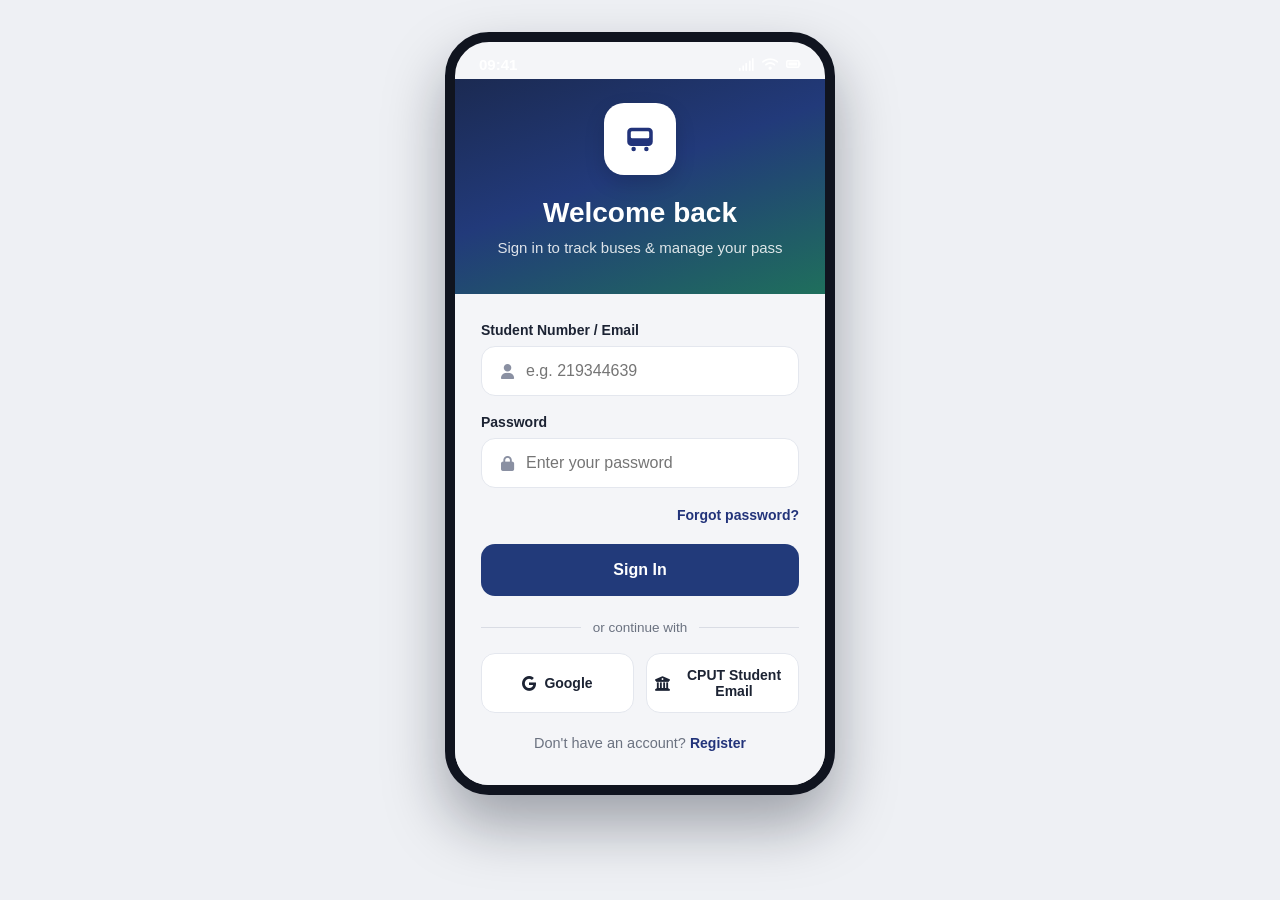
<file: index.html>
<!DOCTYPE html>
<html lang="en">
<head>
<meta charset="UTF-8">
<meta name="viewport" content="width=device-width, initial-scale=1.0">
<title>GoShuttle — Sign In</title>
<link rel="stylesheet" href="https://cdnjs.cloudflare.com/ajax/libs/font-awesome/6.5.1/css/all.min.css">
<link rel="stylesheet" href="LoginAndRegisterStyle.css">
</head>
<body>

<div class="phone">
  <div class="status-bar">
    <span>09:41</span>
    <span class="icons">
      <i class="fa-solid fa-signal"></i>
      <i class="fa-solid fa-wifi"></i>
      <i class="fa-solid fa-battery-full"></i>
    </span>
  </div>

  <div class="hero">
    <div class="logo">
      <svg viewBox="0 0 24 24" fill="none" xmlns="http://www.w3.org/2000/svg">
        <rect x="3" y="4" width="18" height="13" rx="3" fill="#22337a"/>
        <rect x="5.5" y="6.5" width="13" height="5" rx="1" fill="#fff"/>
        <circle cx="7.5" cy="19" r="1.6" fill="#22337a"/>
        <circle cx="16.5" cy="19" r="1.6" fill="#22337a"/>
      </svg>
    </div>
    <h1>Welcome back</h1>
    <p>Sign in to track buses &amp; manage your pass</p>
  </div>

  <form class="form-panel" id="signInForm" novalidate>
    <div class="field">
      <label for="studentId">Student Number / Email</label>
      <div class="input-wrap" id="studentIdWrap">
        <span class="icon"><i class="fa-solid fa-user"></i></span>
        <input type="text" id="studentId" name="studentId" placeholder="e.g. 219344639" autocomplete="username">
      </div>
      <div class="error-msg" id="studentIdError">Please enter your student number or email.</div>
    </div>

    <div class="field">
      <label for="password">Password</label>
      <div class="input-wrap" id="passwordWrap">
        <span class="icon"><i class="fa-solid fa-lock"></i></span>
        <input type="password" id="password" name="password" placeholder="Enter your password" autocomplete="current-password">
      </div>
      <div class="error-msg" id="passwordError">Please enter your password.</div>
    </div>

    <div class="forgot-row">
      <a href="#" id="forgotPassword">Forgot password?</a>
    </div>

    <button type="submit" class="btn-primary" id="signInBtn">Sign In</button>

    <div class="divider">or continue with</div>

    <div class="oauth-row">
      <button type="button" class="btn-oauth" id="googleBtn">
        <i class="fa-brands fa-google"></i> Google
      </button>
      <button type="button" class="btn-oauth" id="cputBtn">
        <i class="fa-solid fa-building-columns"></i> CPUT Student Email
      </button>
    </div>

    <div class="switch-row">
      Don't have an account? <a class="link" href="register.html">Register</a>
    </div>
  </form>
</div>

<div class="toast" id="toast"></div>

<script src="LoginAndRegisterScript.js"></script>
</body>
</html>
</file>
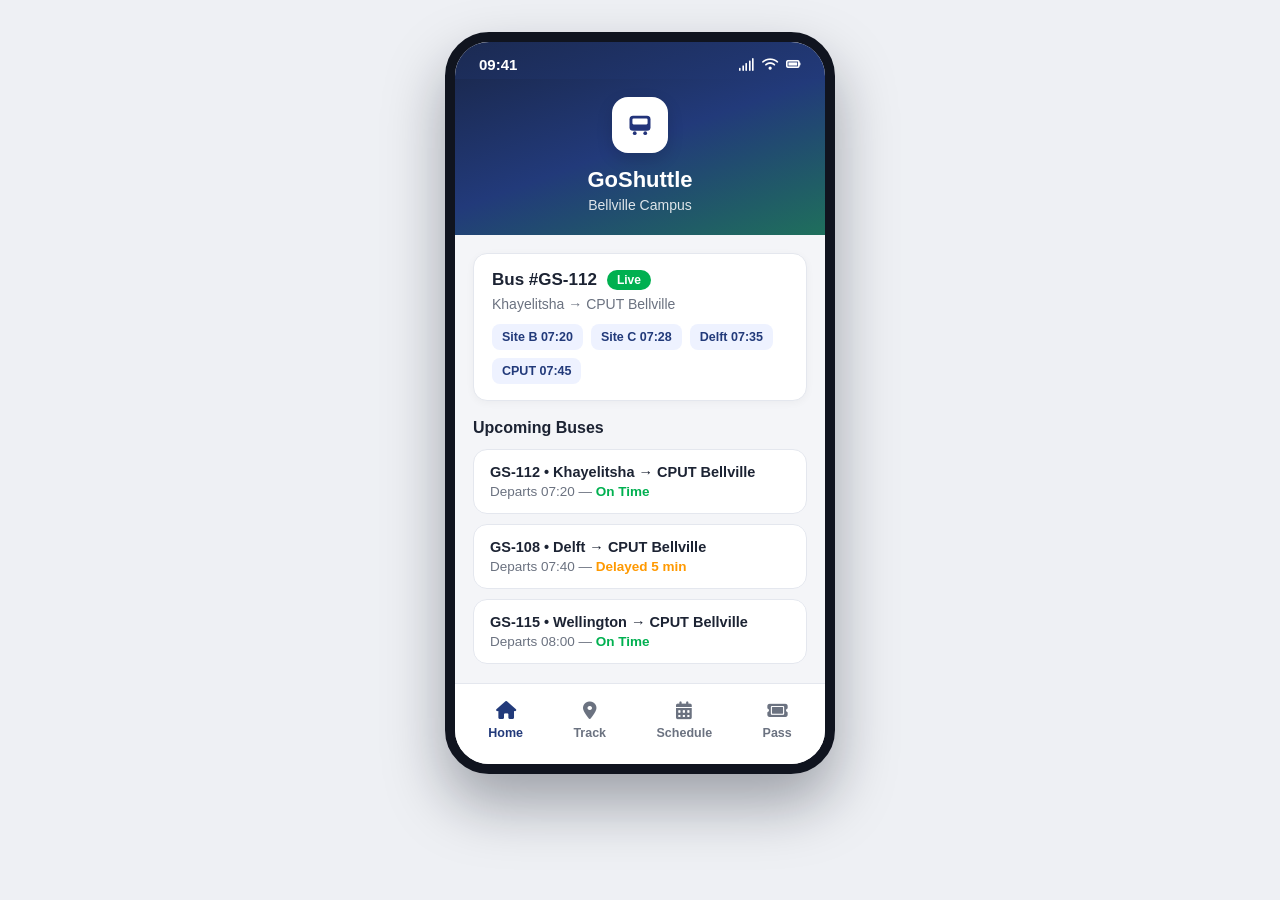
<file: home.html>
<!DOCTYPE html>
<html lang="en">
<head>
  <meta charset="UTF-8" />
  <meta name="viewport" content="width=device-width, initial-scale=1.0" />
  <title>GoShuttle — Home</title>
  <link rel="stylesheet" href="https://cdnjs.cloudflare.com/ajax/libs/font-awesome/6.5.1/css/all.min.css">
  <link rel="stylesheet" href="AppStyle.css" />
</head>
<body>
  <div class="phone">
    <div class="status-bar">
      <span>09:41</span>
      <span class="icons">
        <i class="fa-solid fa-signal"></i>
        <i class="fa-solid fa-wifi"></i>
        <i class="fa-solid fa-battery-full"></i>
      </span>
    </div>

    <div class="app-header">
      <div class="logo">
        <svg viewBox="0 0 24 24" fill="none" xmlns="http://www.w3.org/2000/svg">
          <rect x="3" y="4" width="18" height="13" rx="3" fill="#22337a"/>
          <rect x="5.5" y="6.5" width="13" height="5" rx="1" fill="#fff"/>
          <circle cx="7.5" cy="19" r="1.6" fill="#22337a"/>
          <circle cx="16.5" cy="19" r="1.6" fill="#22337a"/>
        </svg>
      </div>
      <h1>GoShuttle</h1>
      <p>Bellville Campus</p>
    </div>

    <div class="content">
      <section class="live-card">
        <h3>Bus #GS-112 <span class="status">Live</span></h3>
        <p>Khayelitsha → CPUT Bellville</p>
        <div class="times">
          <span>Site B 07:20</span>
          <span>Site C 07:28</span>
          <span>Delft 07:35</span>
          <span>CPUT 07:45</span>
        </div>
      </section>

      <section class="upcoming">
        <h3>Upcoming Buses</h3>

        <div class="bus-item on-time">
          <h4>GS-112 • Khayelitsha → CPUT Bellville</h4>
          <p>Departs 07:20 — <span>On Time</span></p>
        </div>

        <div class="bus-item delayed">
          <h4>GS-108 • Delft → CPUT Bellville</h4>
          <p>Departs 07:40 — <span>Delayed 5 min</span></p>
        </div>

        <div class="bus-item on-time">
          <h4>GS-115 • Wellington → CPUT Bellville</h4>
          <p>Departs 08:00 — <span>On Time</span></p>
        </div>
      </section>
    </div>

    <nav class="bottom-nav">
      <button class="nav-home active" type="button">
        <i class="fa-solid fa-house nav-icon"></i>
        Home
      </button>
      <button class="nav-track" type="button">
        <i class="fa-solid fa-location-dot nav-icon"></i>
        Track
      </button>
      <button class="nav-schedule" type="button">
        <i class="fa-solid fa-calendar-days nav-icon"></i>
        Schedule
      </button>
      <button class="nav-pass" type="button">
        <i class="fa-solid fa-ticket nav-icon"></i>
        Pass
      </button>
    </nav>
  </div>

  <div class="toast" id="toast"></div>

  <script src="home.js"></script>
</body>
</html>
</file>
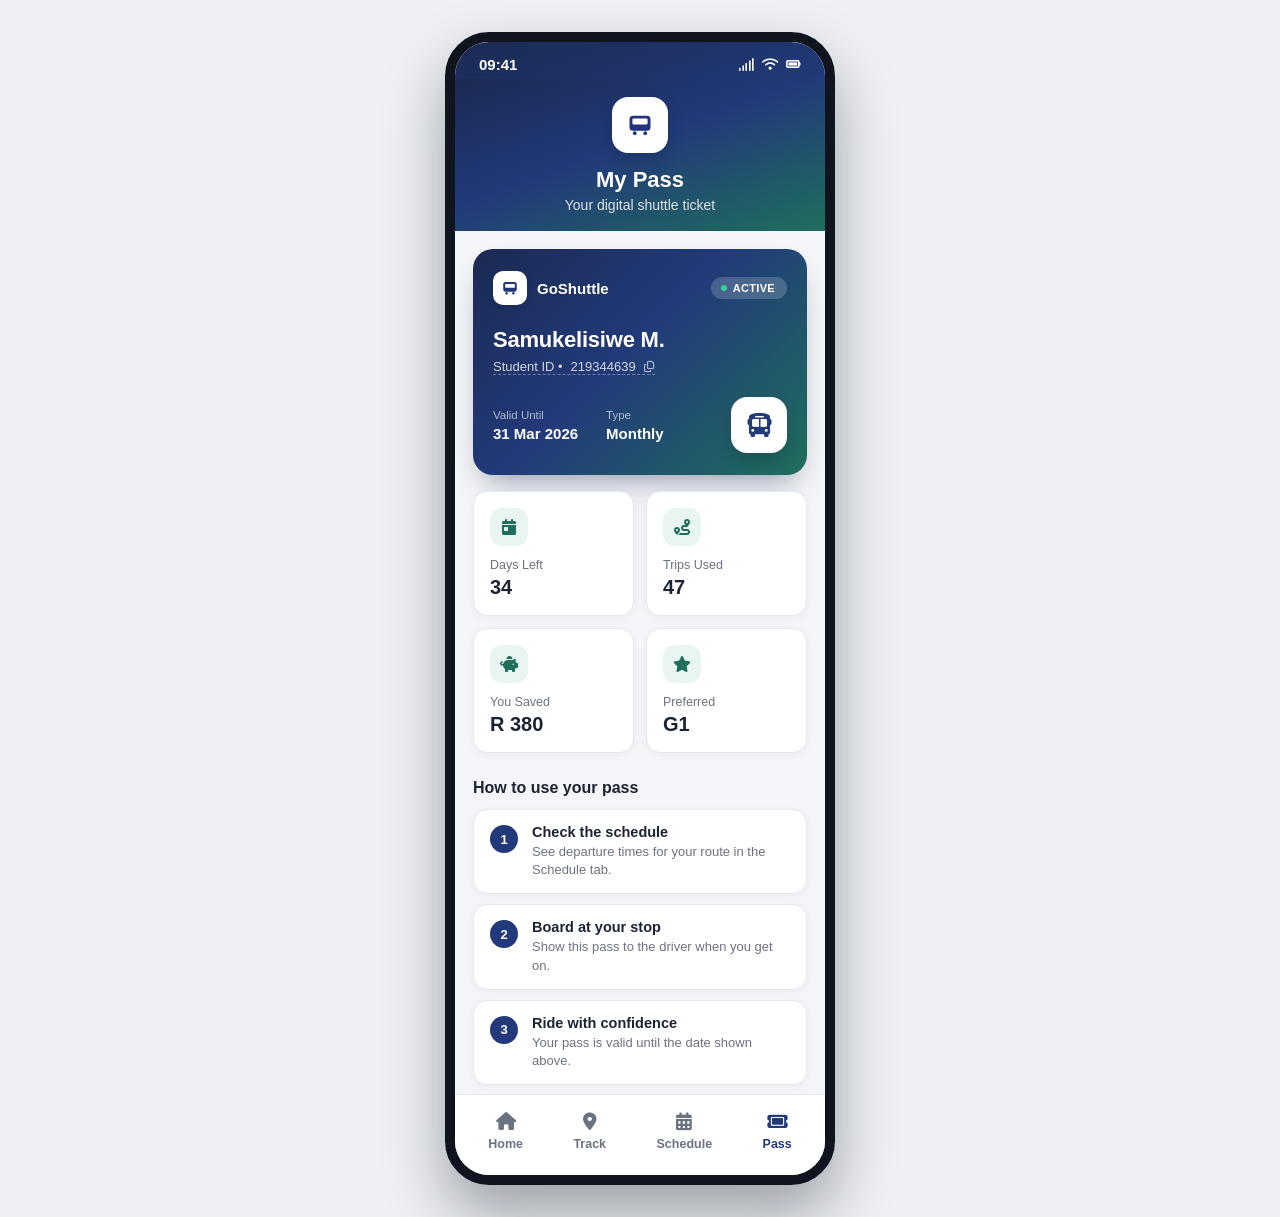
<file: pass.html>
<!DOCTYPE html>
<html lang="en">
<head>
  <meta charset="UTF-8" />
  <meta name="viewport" content="width=device-width, initial-scale=1.0" />
  <title>GoShuttle — Pass</title>
  <link rel="stylesheet" href="https://cdnjs.cloudflare.com/ajax/libs/font-awesome/6.5.1/css/all.min.css">
  <link rel="stylesheet" href="AppStyle.css" />
  <link rel="stylesheet" href="pass.css" />
</head>
<body>
  <div class="phone">
    <div class="status-bar">
      <span>09:41</span>
      <span class="icons">
        <i class="fa-solid fa-signal"></i>
        <i class="fa-solid fa-wifi"></i>
        <i class="fa-solid fa-battery-full"></i>
      </span>
    </div>

    <div class="app-header pass-header">
      <div class="logo">
        <svg viewBox="0 0 24 24" fill="none" xmlns="http://www.w3.org/2000/svg">
          <rect x="3" y="4" width="18" height="13" rx="3" fill="#22337a"/>
          <rect x="5.5" y="6.5" width="13" height="5" rx="1" fill="#fff"/>
          <circle cx="7.5" cy="19" r="1.6" fill="#22337a"/>
          <circle cx="16.5" cy="19" r="1.6" fill="#22337a"/>
        </svg>
      </div>
      <h1>My Pass</h1>
      <p>Your digital shuttle ticket</p>
    </div>

    <div class="content pass-content">
      <!-- Pass card -->
      <div class="pass-card">
        <div class="pass-card-top">
          <div class="brand">
            <div class="brand-logo">
              <svg viewBox="0 0 24 24" fill="none" xmlns="http://www.w3.org/2000/svg">
                <rect x="3" y="4" width="18" height="13" rx="3" fill="#22337a"/>
                <rect x="5.5" y="6.5" width="13" height="5" rx="1" fill="#fff"/>
                <circle cx="7.5" cy="19" r="1.6" fill="#22337a"/>
                <circle cx="16.5" cy="19" r="1.6" fill="#22337a"/>
              </svg>
            </div>
            <span class="brand-name">GoShuttle</span>
          </div>
          <div class="status-pill">
            <span class="status-dot"></span>
            ACTIVE
          </div>
        </div>

        <h2 class="pass-name">Samukelisiwe M.</h2>
        <div class="pass-id" id="copyId" role="button" tabindex="0" title="Tap to copy Student ID">
          Student ID • <span id="studentIdValue">219344639</span>
          <i class="fa-regular fa-copy"></i>
        </div>

        <div class="pass-details">
          <div class="pass-detail-group">
            <div class="pass-field">
              <div class="pass-label">Valid Until</div>
              <div class="pass-value">31 Mar 2026</div>
            </div>
            <div class="pass-field">
              <div class="pass-label">Type</div>
              <div class="pass-value">Monthly</div>
            </div>
          </div>
          <div class="pass-icon-box">
            <i class="fa-solid fa-bus"></i>
          </div>
        </div>
      </div>

      <!-- Stats -->
      <div class="stats-grid">
        <div class="stat-card">
          <div class="stat-icon"><i class="fa-solid fa-calendar-day"></i></div>
          <div class="stat-label">Days Left</div>
          <div class="stat-value" data-target="34">34</div>
        </div>
        <div class="stat-card">
          <div class="stat-icon"><i class="fa-solid fa-route"></i></div>
          <div class="stat-label">Trips Used</div>
          <div class="stat-value" data-target="47">47</div>
        </div>
        <div class="stat-card">
          <div class="stat-icon"><i class="fa-solid fa-piggy-bank"></i></div>
          <div class="stat-label">You Saved</div>
          <div class="stat-value" data-target="380" data-prefix="R ">R 380</div>
        </div>
        <div class="stat-card">
          <div class="stat-icon"><i class="fa-solid fa-star"></i></div>
          <div class="stat-label">Preferred</div>
          <div class="stat-value">G1</div>
        </div>
      </div>

      <h3 class="section-title">How to use your pass</h3>
      <ul class="steps-list">
        <li class="step-card">
          <div class="step-number"><span class="step-num">1</span></div>
          <div class="step-body">
            <div class="step-title">Check the schedule</div>
            <div class="step-desc">See departure times for your route in the Schedule tab.</div>
          </div>
        </li>
        <li class="step-card">
          <div class="step-number"><span class="step-num">2</span></div>
          <div class="step-body">
            <div class="step-title">Board at your stop</div>
            <div class="step-desc">Show this pass to the driver when you get on.</div>
          </div>
        </li>
        <li class="step-card">
          <div class="step-number"><span class="step-num">3</span></div>
          <div class="step-body">
            <div class="step-title">Ride with confidence</div>
            <div class="step-desc">Your pass is valid until the date shown above.</div>
          </div>
        </li>
      </ul>
    </div>

    <nav class="bottom-nav">
      <button class="nav-home" type="button">
        <i class="fa-solid fa-house nav-icon"></i>
        Home
      </button>
      <button class="nav-track" type="button">
        <i class="fa-solid fa-location-dot nav-icon"></i>
        Track
      </button>
      <button class="nav-schedule" type="button">
        <i class="fa-solid fa-calendar-days nav-icon"></i>
        Schedule
      </button>
      <button class="nav-pass active" type="button">
        <i class="fa-solid fa-ticket nav-icon"></i>
        Pass
      </button>
    </nav>
  </div>

  <div class="toast" id="toast"></div>
  <script src="pass.js"></script>
</body>
</html>
</file>
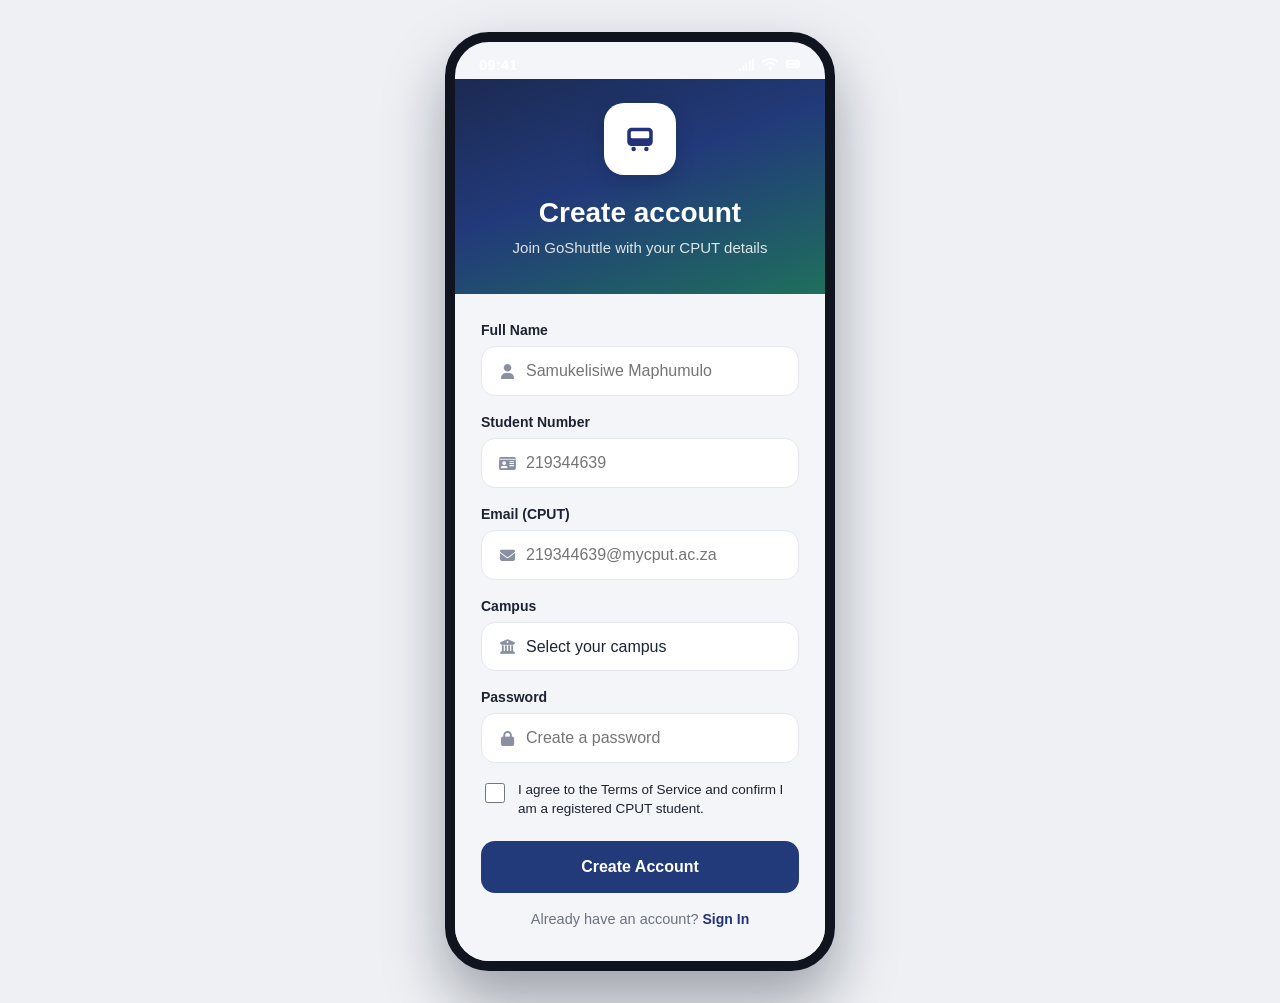
<file: register.html>
<!DOCTYPE html>
<html lang="en">
<head>
<meta charset="UTF-8">
<meta name="viewport" content="width=device-width, initial-scale=1.0">
<title>GoShuttle — Create Account</title>
<link rel="stylesheet" href="https://cdnjs.cloudflare.com/ajax/libs/font-awesome/6.5.1/css/all.min.css">
<link rel="stylesheet" href="LoginAndRegisterStyle.css">
</head>
<body>

<div class="phone">
  <div class="status-bar">
    <span>09:41</span>
    <span class="icons">
      <i class="fa-solid fa-signal"></i>
      <i class="fa-solid fa-wifi"></i>
      <i class="fa-solid fa-battery-full"></i>
    </span>
  </div>

  <div class="hero">
    <div class="logo">
      <svg viewBox="0 0 24 24" fill="none" xmlns="http://www.w3.org/2000/svg">
        <rect x="3" y="4" width="18" height="13" rx="3" fill="#22337a"/>
        <rect x="5.5" y="6.5" width="13" height="5" rx="1" fill="#fff"/>
        <circle cx="7.5" cy="19" r="1.6" fill="#22337a"/>
        <circle cx="16.5" cy="19" r="1.6" fill="#22337a"/>
      </svg>
    </div>
    <h1>Create account</h1>
    <p>Join GoShuttle with your CPUT details</p>
  </div>

  <form class="form-panel" id="registerForm" novalidate>
    <div class="field">
      <label for="fullName">Full Name</label>
      <div class="input-wrap" id="fullNameWrap">
        <span class="icon"><i class="fa-solid fa-user"></i></span>
        <input type="text" id="fullName" name="fullName" placeholder="Samukelisiwe Maphumulo" autocomplete="name">
      </div>
      <div class="error-msg" id="fullNameError">Please enter your full name.</div>
    </div>

    <div class="field">
      <label for="studentNumber">Student Number</label>
      <div class="input-wrap" id="studentNumberWrap">
        <span class="icon"><i class="fa-solid fa-id-card"></i></span>
        <input type="text" id="studentNumber" name="studentNumber" placeholder="219344639" inputmode="numeric">
      </div>
      <div class="error-msg" id="studentNumberError">Please enter a valid student number.</div>
    </div>

    <div class="field">
      <label for="email">Email (CPUT)</label>
      <div class="input-wrap" id="emailWrap">
        <span class="icon"><i class="fa-solid fa-envelope"></i></span>
        <input type="email" id="email" name="email" placeholder="219344639@mycput.ac.za" autocomplete="email">
      </div>
      <div class="error-msg" id="emailError">Please use your mycput.ac.za email address.</div>
    </div>

    <div class="field">
      <label for="campus">Campus</label>
      <div class="input-wrap" id="campusWrap">
        <span class="icon"><i class="fa-solid fa-building-columns"></i></span>
        <select id="campus" name="campus">
          <option value="">Select your campus</option>
          <option value="bellville">Bellville Campus</option>
          <option value="district-six">District Six Campus</option>
          <option value="cape-town">Cape Town Campus</option>
          <option value="mowbray">Mowbray Campus</option>
          <option value="wellington">Wellington Campus</option>
        </select>
      </div>
      <div class="error-msg" id="campusError">Please select your campus.</div>
    </div>

    <div class="field">
      <label for="regPassword">Password</label>
      <div class="input-wrap" id="regPasswordWrap">
        <span class="icon"><i class="fa-solid fa-lock"></i></span>
        <input type="password" id="regPassword" name="regPassword" placeholder="Create a password" autocomplete="new-password">
      </div>
      <div class="error-msg" id="regPasswordError">Password must be at least 8 characters.</div>
    </div>

    <div class="checkbox-row">
      <input type="checkbox" id="terms" name="terms">
      <label for="terms">I agree to the Terms of Service and confirm I am a registered CPUT student.</label>
    </div>
    <div class="error-msg" id="termsError" style="margin-top:-12px;">You must accept the terms to continue.</div>

    <button type="submit" class="btn-primary" id="createAccountBtn">Create Account</button>

    <div class="switch-row" style="margin-top:18px;">
      Already have an account? <a class="link" href="index.html">Sign In</a>
    </div>
  </form>
</div>

<div class="toast" id="toast"></div>

<script src="LoginAndRegisterScript.js"></script>
</body>
</html>
</file>
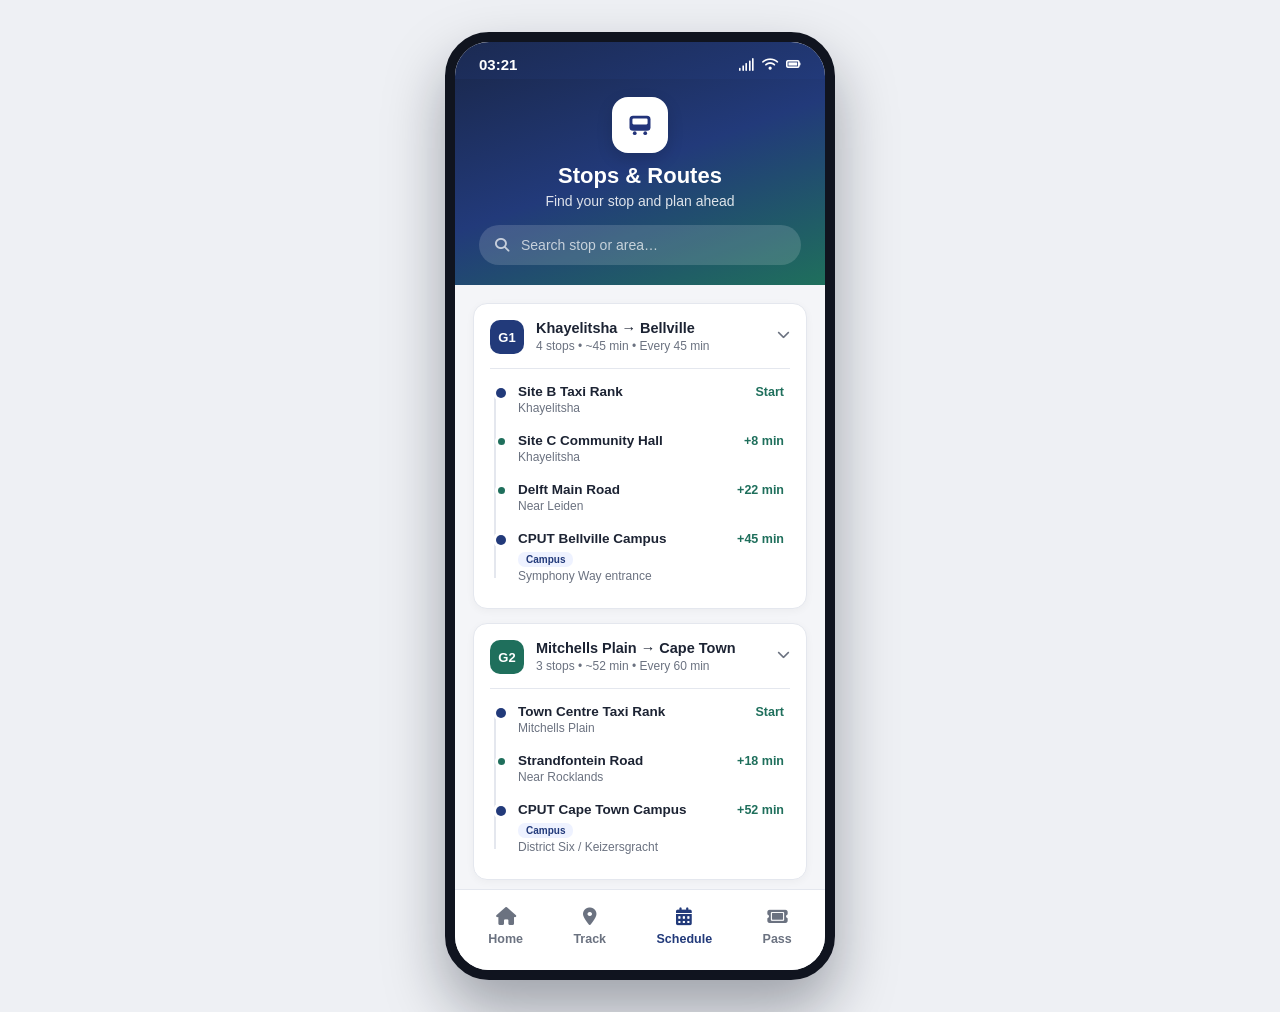
<file: schedule.html>
<!DOCTYPE html>
<html lang="en">
<head>
  <meta charset="UTF-8" />
  <meta name="viewport" content="width=device-width, initial-scale=1.0" />
  <title>GoShuttle — Stops & Routes</title>
  <link rel="stylesheet" href="https://cdnjs.cloudflare.com/ajax/libs/font-awesome/6.5.1/css/all.min.css">
  <link rel="stylesheet" href="AppStyle.css" />
  <link rel="stylesheet" href="schedule.css" />
</head>
<body>
  <div class="phone">
    <div class="status-bar">
      <span id="statusTime">09:41</span>
      <span class="icons">
        <i class="fa-solid fa-signal"></i>
        <i class="fa-solid fa-wifi"></i>
        <i class="fa-solid fa-battery-full"></i>
      </span>
    </div>

    <div class="app-header schedule-header">
      <div class="logo">
        <svg viewBox="0 0 24 24" fill="none" xmlns="http://www.w3.org/2000/svg">
          <rect x="3" y="4" width="18" height="13" rx="3" fill="#22337a"/>
          <rect x="5.5" y="6.5" width="13" height="5" rx="1" fill="#fff"/>
          <circle cx="7.5" cy="19" r="1.6" fill="#22337a"/>
          <circle cx="16.5" cy="19" r="1.6" fill="#22337a"/>
        </svg>
      </div>
      <h1>Stops &amp; Routes</h1>
      <p>Find your stop and plan ahead</p>
      <div class="search-wrap">
        <i class="fa-solid fa-magnifying-glass"></i>
        <input type="text" class="search-bar" id="searchInput" placeholder="Search stop or area…" autocomplete="off">
      </div>
    </div>

    <div class="content schedule-content">
      <!-- Route G1 -->
      <div class="route-card">
        <div class="route-header">
          <div class="badge g1">G1</div>
          <div class="route-header-text">
            <div class="route-title">Khayelitsha → Bellville</div>
            <div class="route-meta">4 stops • ~45 min • Every 45 min</div>
          </div>
          <i class="fa-solid fa-chevron-down chevron"></i>
        </div>
        <ul class="stops-list">
          <li class="stop-item">
            <span class="dot major"></span>
            <div class="stop-info">
              <div class="stop-name-row"><span class="stop-name">Site B Taxi Rank</span></div>
              <div class="stop-sub">Khayelitsha</div>
            </div>
            <span class="stop-time">Start</span>
          </li>
          <li class="stop-item">
            <span class="dot minor"></span>
            <div class="stop-info">
              <div class="stop-name-row"><span class="stop-name">Site C Community Hall</span></div>
              <div class="stop-sub">Khayelitsha</div>
            </div>
            <span class="stop-time">+8 min</span>
          </li>
          <li class="stop-item">
            <span class="dot minor"></span>
            <div class="stop-info">
              <div class="stop-name-row"><span class="stop-name">Delft Main Road</span></div>
              <div class="stop-sub">Near Leiden</div>
            </div>
            <span class="stop-time">+22 min</span>
          </li>
          <li class="stop-item">
            <span class="dot major"></span>
            <div class="stop-info">
              <div class="stop-name-row">
                <span class="stop-name">CPUT Bellville Campus</span>
                <span class="campus-badge">Campus</span>
              </div>
              <div class="stop-sub">Symphony Way entrance</div>
            </div>
            <span class="stop-time">+45 min</span>
          </li>
        </ul>
      </div>

      <!-- Route G2 -->
      <div class="route-card">
        <div class="route-header">
          <div class="badge g2">G2</div>
          <div class="route-header-text">
            <div class="route-title">Mitchells Plain → Cape Town</div>
            <div class="route-meta">3 stops • ~52 min • Every 60 min</div>
          </div>
          <i class="fa-solid fa-chevron-down chevron"></i>
        </div>
        <ul class="stops-list">
          <li class="stop-item">
            <span class="dot major"></span>
            <div class="stop-info">
              <div class="stop-name-row"><span class="stop-name">Town Centre Taxi Rank</span></div>
              <div class="stop-sub">Mitchells Plain</div>
            </div>
            <span class="stop-time">Start</span>
          </li>
          <li class="stop-item">
            <span class="dot minor"></span>
            <div class="stop-info">
              <div class="stop-name-row"><span class="stop-name">Strandfontein Road</span></div>
              <div class="stop-sub">Near Rocklands</div>
            </div>
            <span class="stop-time">+18 min</span>
          </li>
          <li class="stop-item">
            <span class="dot major"></span>
            <div class="stop-info">
              <div class="stop-name-row">
                <span class="stop-name">CPUT Cape Town Campus</span>
                <span class="campus-badge">Campus</span>
              </div>
              <div class="stop-sub">District Six / Keizersgracht</div>
            </div>
            <span class="stop-time">+52 min</span>
          </li>
        </ul>
      </div>

      <p class="empty-state" id="emptyState">No stops match your search.</p>
    </div>

    <nav class="bottom-nav">
      <button class="nav-home" type="button">
        <i class="fa-solid fa-house nav-icon"></i>
        Home
      </button>
      <button class="nav-track" type="button">
        <i class="fa-solid fa-location-dot nav-icon"></i>
        Track
      </button>
      <button class="nav-schedule active" type="button">
        <i class="fa-solid fa-calendar-days nav-icon"></i>
        Schedule
      </button>
      <button class="nav-pass" type="button">
        <i class="fa-solid fa-ticket nav-icon"></i>
        Pass
      </button>
    </nav>
  </div>

  <div class="toast" id="toast"></div>
  <script src="schedule.js"></script>
</body>
</html>
</file>
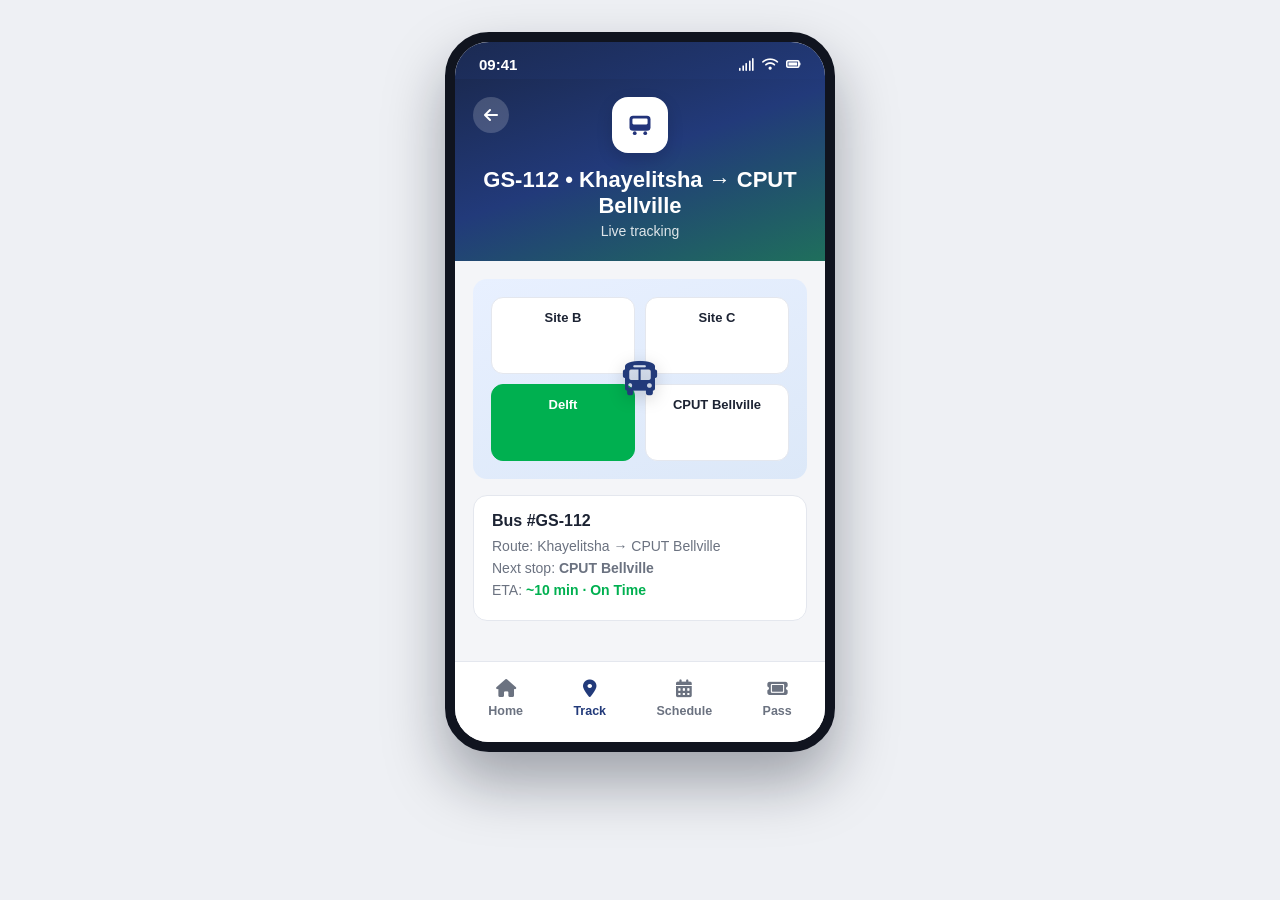
<file: track.html>
<!DOCTYPE html>
<html lang="en">
<head>
  <meta charset="UTF-8" />
  <meta name="viewport" content="width=device-width, initial-scale=1.0" />
  <title>GoShuttle — Live Track</title>
  <link rel="stylesheet" href="https://cdnjs.cloudflare.com/ajax/libs/font-awesome/6.5.1/css/all.min.css">
  <link rel="stylesheet" href="AppStyle.css" />
</head>
<body>
  <div class="phone">
    <div class="status-bar">
      <span>09:41</span>
      <span class="icons">
        <i class="fa-solid fa-signal"></i>
        <i class="fa-solid fa-wifi"></i>
        <i class="fa-solid fa-battery-full"></i>
      </span>
    </div>

    <div class="app-header">
      <button class="back" type="button" aria-label="Back">
        <i class="fa-solid fa-arrow-left"></i>
      </button>
      <div class="logo">
        <svg viewBox="0 0 24 24" fill="none" xmlns="http://www.w3.org/2000/svg">
          <rect x="3" y="4" width="18" height="13" rx="3" fill="#22337a"/>
          <rect x="5.5" y="6.5" width="13" height="5" rx="1" fill="#fff"/>
          <circle cx="7.5" cy="19" r="1.6" fill="#22337a"/>
          <circle cx="16.5" cy="19" r="1.6" fill="#22337a"/>
        </svg>
      </div>
      <h2 id="busHeading">GS-112 • Khayelitsha → CPUT Bellville</h2>
      <p>Live tracking</p>
    </div>

    <div class="content">
      <div class="map-grid">
        <div class="location">Site B</div>
        <div class="location">Site C</div>
        <div class="location active">Delft</div>
        <div class="location">CPUT Bellville</div>
        <div class="bus-icon" aria-hidden="true">
          <i class="fa-solid fa-bus"></i>
        </div>
      </div>

      <div class="bus-info">
        <h3>Bus #GS-112</h3>
        <p>Route: Khayelitsha → CPUT Bellville</p>
        <p>Next stop: <strong>CPUT Bellville</strong></p>
        <p>ETA: <span class="on-time">~10 min · On Time</span></p>
      </div>
    </div>

    <nav class="bottom-nav">
      <button class="nav-home" type="button">
        <i class="fa-solid fa-house nav-icon"></i>
        Home
      </button>
      <button class="nav-track active" type="button">
        <i class="fa-solid fa-location-dot nav-icon"></i>
        Track
      </button>
      <button class="nav-schedule" type="button">
        <i class="fa-solid fa-calendar-days nav-icon"></i>
        Schedule
      </button>
      <button class="nav-pass" type="button">
        <i class="fa-solid fa-ticket nav-icon"></i>
        Pass
      </button>
    </nav>
  </div>

  <div class="toast" id="toast"></div>

  <script src="track.js"></script>
</body>
</html>
</file>
<file: LoginAndRegisterStyle.css>
/* GoShuttle — Auth screens (Sign In / Create Account) */

:root {
  --navy-deep: #1b2a52;
  --navy: #223a7a;
  --teal: #1f6f5c;
  --ink: #1c2333;
  --muted: #6b7280;
  --field-bg: #ffffff;
  --field-border: #e4e7ee;
  --page-bg: #eef0f4;
  --card-bg: #f4f5f8;
  --accent-link: #22337a;
  --danger: #c0392b;
  --radius-lg: 22px;
  --radius-md: 14px;
  --radius-full: 999px;
}

* { box-sizing: border-box; }

body {
  margin: 0;
  font-family: -apple-system, BlinkMacSystemFont, "Segoe UI", Roboto, Helvetica, Arial, sans-serif;
  background: var(--page-bg);
  color: var(--ink);
  display: flex;
  justify-content: center;
  align-items: flex-start;
  min-height: 100vh;
  padding: 32px 12px;
}

.phone {
  width: 390px;
  max-width: 100%;
  background: var(--card-bg);
  border-radius: 44px;
  border: 10px solid #10141f;
  overflow: hidden;
  box-shadow: 0 30px 60px rgba(10, 15, 30, 0.35);
  position: relative;
}

.status-bar {
  display: flex;
  justify-content: space-between;
  align-items: center;
  padding: 14px 24px 6px;
  font-size: 15px;
  font-weight: 600;
  color: #ffffff;
}

.status-bar .icons { display: flex; gap: 8px; align-items: center; font-size: 13px; }
.status-bar .icons i { font-size: 13px; }

.hero {
  background: linear-gradient(160deg, var(--navy-deep) 0%, var(--navy) 45%, var(--teal) 100%);
  padding: 6px 32px 36px;
  text-align: center;
  color: #fff;
}

.hero .logo {
  width: 72px;
  height: 72px;
  background: #ffffff;
  border-radius: 20px;
  display: flex;
  align-items: center;
  justify-content: center;
  margin: 18px auto 22px;
  box-shadow: 0 8px 20px rgba(0,0,0,0.15);
}

.hero .logo svg { width: 34px; height: 34px; }

.hero h1 {
  font-size: 28px;
  margin: 0 0 8px;
  font-weight: 800;
}

.hero p {
  margin: 0;
  font-size: 15px;
  color: rgba(255,255,255,0.85);
  line-height: 1.4;
}

.form-panel {
  background: var(--card-bg);
  padding: 28px 26px 34px;
}

.field {
  margin-bottom: 18px;
}

.field label {
  display: block;
  font-size: 14px;
  font-weight: 700;
  margin-bottom: 8px;
  color: var(--ink);
}

.input-wrap {
  position: relative;
  display: flex;
  align-items: center;
  background: var(--field-bg);
  border: 1px solid var(--field-border);
  border-radius: var(--radius-md);
  padding: 0 16px;
  transition: border-color 0.15s ease, box-shadow 0.15s ease;
}

.input-wrap:focus-within {
  border-color: var(--navy);
  box-shadow: 0 0 0 3px rgba(34, 58, 122, 0.12);
}

.input-wrap .icon {
  color: #8a90a2;
  display: flex;
  align-items: center;
  margin-right: 10px;
  flex-shrink: 0;
  font-size: 15px;
  width: 18px;
  justify-content: center;
}

.input-wrap input,
.input-wrap select {
  border: none;
  outline: none;
  background: transparent;
  width: 100%;
  padding: 15px 0;
  font-size: 16px;
  color: var(--ink);
  font-family: inherit;
  appearance: none;
}

.input-wrap select { cursor: pointer; }

.input-wrap.error {
  border-color: var(--danger);
  box-shadow: 0 0 0 3px rgba(192, 57, 43, 0.1);
}

.error-msg {
  color: var(--danger);
  font-size: 12.5px;
  margin-top: 6px;
  display: none;
}

.error-msg.show { display: block; }

.forgot-row {
  text-align: right;
  margin-bottom: 20px;
}

.forgot-row a, .link {
  color: var(--accent-link);
  font-size: 14px;
  font-weight: 700;
  text-decoration: none;
}

.forgot-row a:hover, .link:hover { text-decoration: underline; }

.btn-primary {
  width: 100%;
  background: var(--navy);
  color: #fff;
  border: none;
  border-radius: var(--radius-md);
  padding: 17px;
  font-size: 16px;
  font-weight: 700;
  cursor: pointer;
  transition: background 0.15s ease, transform 0.05s ease;
}

.btn-primary:hover { background: #1b2f66; }
.btn-primary:active { transform: scale(0.99); }
.btn-primary:disabled { opacity: 0.6; cursor: not-allowed; }

.divider {
  display: flex;
  align-items: center;
  gap: 12px;
  margin: 24px 0 18px;
  color: var(--muted);
  font-size: 13.5px;
}

.divider::before, .divider::after {
  content: "";
  flex: 1;
  height: 1px;
  background: #d9dce4;
}

.oauth-row {
  display: flex;
  gap: 12px;
  margin-bottom: 22px;
}

.btn-oauth {
  flex: 1;
  display: flex;
  align-items: center;
  justify-content: center;
  gap: 8px;
  background: #fff;
  border: 1px solid var(--field-border);
  border-radius: var(--radius-md);
  padding: 13px 8px;
  font-size: 14px;
  font-weight: 700;
  color: var(--ink);
  cursor: pointer;
}

.btn-oauth i {
  font-size: 15px;
}

.btn-oauth:hover { background: #f8f9fb; }

.switch-row {
  text-align: center;
  font-size: 14.5px;
  color: var(--muted);
}

.checkbox-row {
  display: flex;
  align-items: flex-start;
  gap: 10px;
  margin-bottom: 22px;
}

.checkbox-row input[type="checkbox"] {
  width: 20px;
  height: 20px;
  accent-color: var(--navy);
  margin-top: 2px;
  flex-shrink: 0;
}

.checkbox-row label {
  font-size: 13.5px;
  color: var(--ink);
  line-height: 1.4;
}

.toast {
  position: fixed;
  bottom: 24px;
  left: 50%;
  transform: translateX(-50%) translateY(20px);
  background: var(--navy-deep);
  color: #fff;
  padding: 12px 20px;
  border-radius: var(--radius-full);
  font-size: 14px;
  font-weight: 600;
  opacity: 0;
  pointer-events: none;
  transition: opacity 0.25s ease, transform 0.25s ease;
  z-index: 100;
  box-shadow: 0 10px 30px rgba(0,0,0,0.25);
}

.toast.show {
  opacity: 1;
  transform: translateX(-50%) translateY(0);
}

@media (max-width: 420px) {
  .phone { border-radius: 0; border-width: 0; }
  body { padding: 0; }
}
</file>
<file: AppStyle.css>
/* GoShuttle — shared app styles (Home / Track)
   Matches the design system from LoginAndRegisterStyle.css */

:root {
  --navy-deep: #1b2a52;
  --navy: #223a7a;
  --teal: #1f6f5c;
  --ink: #1c2333;
  --muted: #6b7280;
  --field-bg: #ffffff;
  --field-border: #e4e7ee;
  --page-bg: #eef0f4;
  --card-bg: #f4f5f8;
  --accent-link: #22337a;
  --danger: #c0392b;
  --success: #00b050;
  --warning: #ff9900;
  --radius-lg: 22px;
  --radius-md: 14px;
  --radius-full: 999px;
}

* { box-sizing: border-box; }

body {
  margin: 0;
  font-family: -apple-system, BlinkMacSystemFont, "Segoe UI", Roboto, Helvetica, Arial, sans-serif;
  background: var(--page-bg);
  color: var(--ink);
  display: flex;
  justify-content: center;
  align-items: flex-start;
  min-height: 100vh;
  padding: 32px 12px;
}

/* Phone chrome (same as auth screens) */
.phone {
  width: 390px;
  max-width: 100%;
  background: var(--card-bg);
  border-radius: 44px;
  border: 10px solid #10141f;
  overflow: hidden;
  box-shadow: 0 30px 60px rgba(10, 15, 30, 0.35);
  position: relative;
  display: flex;
  flex-direction: column;
  min-height: 720px;
}

.status-bar {
  display: flex;
  justify-content: space-between;
  align-items: center;
  padding: 14px 24px 6px;
  font-size: 15px;
  font-weight: 600;
  color: #ffffff;
  background: linear-gradient(160deg, var(--navy-deep) 0%, var(--navy) 100%);
}

.status-bar .icons {
  display: flex;
  gap: 8px;
  align-items: center;
}

.status-bar .icons i {
  font-size: 13px;
}

/* App header */
.app-header {
  background: linear-gradient(160deg, var(--navy-deep) 0%, var(--navy) 45%, var(--teal) 100%);
  padding: 8px 24px 22px;
  color: #fff;
  text-align: center;
  position: relative;
}

.app-header .logo {
  width: 56px;
  height: 56px;
  background: #ffffff;
  border-radius: 16px;
  display: flex;
  align-items: center;
  justify-content: center;
  margin: 10px auto 14px;
  box-shadow: 0 6px 16px rgba(0,0,0,0.15);
}

.app-header .logo svg {
  width: 28px;
  height: 28px;
}

.app-header h1,
.app-header h2 {
  font-size: 22px;
  margin: 0 0 4px;
  font-weight: 800;
}

.app-header p {
  margin: 0;
  font-size: 14px;
  color: rgba(255,255,255,0.85);
}

/* Back button (track page) */
.app-header .back {
  position: absolute;
  left: 18px;
  top: 18px;
  background: rgba(255,255,255,0.18);
  border: none;
  color: #fff;
  width: 36px;
  height: 36px;
  border-radius: 50%;
  cursor: pointer;
  display: flex;
  align-items: center;
  justify-content: center;
  transition: background 0.15s ease;
}

.app-header .back:hover {
  background: rgba(255,255,255,0.28);
}

.app-header .back i {
  font-size: 16px;
}

/* Main content area */
.content {
  flex: 1;
  padding: 18px 18px 90px;
  overflow-y: auto;
}

/* Live card */
.live-card {
  background: #fff;
  border-radius: var(--radius-md);
  padding: 16px 18px;
  margin-bottom: 18px;
  border: 1px solid var(--field-border);
  box-shadow: 0 2px 8px rgba(10,15,30,0.04);
}

.live-card h3 {
  margin: 0 0 6px;
  font-size: 17px;
  font-weight: 700;
  display: flex;
  align-items: center;
  gap: 10px;
}

.live-card .status {
  background: var(--success);
  color: #fff;
  padding: 3px 10px;
  border-radius: var(--radius-full);
  font-size: 12px;
  font-weight: 700;
}

.live-card > p {
  margin: 0 0 12px;
  color: var(--muted);
  font-size: 14px;
}

.times {
  display: flex;
  flex-wrap: wrap;
  gap: 8px;
}

.times span {
  background: #eef2ff;
  color: var(--navy);
  padding: 6px 10px;
  border-radius: 8px;
  font-size: 12.5px;
  font-weight: 600;
}

/* Upcoming section */
.upcoming h3 {
  margin: 0 0 12px;
  font-size: 16px;
  font-weight: 800;
  color: var(--ink);
}

.bus-item {
  background: #fff;
  border: 1px solid var(--field-border);
  border-radius: var(--radius-md);
  padding: 14px 16px;
  margin-bottom: 10px;
  cursor: pointer;
  transition: border-color 0.15s ease, box-shadow 0.15s ease, transform 0.05s ease;
}

.bus-item:hover {
  border-color: var(--navy);
  box-shadow: 0 0 0 3px rgba(34, 58, 122, 0.1);
}

.bus-item:active {
  transform: scale(0.99);
}

.bus-item h4 {
  margin: 0 0 4px;
  font-size: 14.5px;
  font-weight: 700;
  color: var(--ink);
}

.bus-item p {
  margin: 0;
  font-size: 13.5px;
  color: var(--muted);
}

.bus-item.on-time span { color: var(--success); font-weight: 700; }
.bus-item.delayed span { color: var(--warning); font-weight: 700; }

/* Track — map grid */
.map-grid {
  display: grid;
  grid-template-columns: repeat(2, 1fr);
  gap: 10px;
  background: linear-gradient(160deg, #e8f0ff 0%, #dce8f8 100%);
  padding: 18px;
  border-radius: var(--radius-md);
  text-align: center;
  position: relative;
  margin-bottom: 16px;
  min-height: 200px;
}

.location {
  background: #fff;
  border-radius: 12px;
  padding: 12px 8px;
  font-size: 13px;
  font-weight: 600;
  color: var(--ink);
  border: 1px solid var(--field-border);
}

.location.active {
  background: var(--success);
  color: #fff;
  border-color: var(--success);
}

.bus-icon {
  position: absolute;
  top: 50%;
  left: 50%;
  transform: translate(-50%, -50%);
  z-index: 2;
  filter: drop-shadow(0 4px 8px rgba(0,0,0,0.2));
}

.bus-icon i {
  font-size: 34px;
  color: var(--navy);
}

/* Bus info card */
.bus-info {
  background: #fff;
  border: 1px solid var(--field-border);
  border-radius: var(--radius-md);
  padding: 16px 18px;
  margin-bottom: 12px;
}

.bus-info h3 {
  margin: 0 0 8px;
  font-size: 16px;
  font-weight: 700;
}

.bus-info p {
  margin: 0 0 6px;
  font-size: 14px;
  color: var(--muted);
}

.bus-info .on-time {
  color: var(--success);
  font-weight: 700;
}

/* Bottom navigation */
.bottom-nav {
  position: absolute;
  bottom: 0;
  left: 0;
  right: 0;
  display: flex;
  justify-content: space-around;
  background: #fff;
  border-top: 1px solid var(--field-border);
  padding: 12px 8px 18px;
  z-index: 10;
}

.bottom-nav button {
  background: none;
  border: none;
  font-size: 12.5px;
  font-weight: 700;
  color: var(--muted);
  cursor: pointer;
  display: flex;
  flex-direction: column;
  align-items: center;
  gap: 4px;
  padding: 6px 12px;
  border-radius: 10px;
  transition: color 0.15s ease, background 0.15s ease;
  font-family: inherit;
}

.bottom-nav button:hover {
  color: var(--navy);
  background: #f0f3fa;
}

.bottom-nav button.active {
  color: var(--navy);
}

.bottom-nav button .nav-icon {
  font-size: 18px;
  line-height: 1;
  display: block;
  margin-bottom: 2px;
}

/* Toast (shared) */
.toast {
  position: fixed;
  bottom: 24px;
  left: 50%;
  transform: translateX(-50%) translateY(20px);
  background: var(--navy-deep);
  color: #fff;
  padding: 12px 20px;
  border-radius: var(--radius-full);
  font-size: 14px;
  font-weight: 600;
  opacity: 0;
  pointer-events: none;
  transition: opacity 0.25s ease, transform 0.25s ease;
  z-index: 100;
  box-shadow: 0 10px 30px rgba(0,0,0,0.25);
}

.toast.show {
  opacity: 1;
  transform: translateX(-50%) translateY(0);
}

@media (max-width: 420px) {
  .phone { border-radius: 0; border-width: 0; min-height: 100vh; }
  body { padding: 0; }
}
</file>
<file: pass.css>
/* Pass page — styles on top of AppStyle.css */

.pass-header {
  padding-bottom: 18px;
}

.pass-content {
  display: flex;
  flex-direction: column;
}

/* Pass card */
.pass-card {
  background: linear-gradient(135deg, var(--navy-deep) 0%, var(--navy) 45%, var(--teal) 100%);
  border-radius: 20px;
  padding: 22px 20px;
  color: #fff;
  box-shadow: 0 16px 30px -12px rgba(14, 34, 70, 0.45);
  margin-bottom: 16px;
}

.pass-card-top {
  display: flex;
  align-items: center;
  justify-content: space-between;
  margin-bottom: 22px;
}

.brand {
  display: flex;
  align-items: center;
  gap: 10px;
}

.brand-logo {
  width: 34px;
  height: 34px;
  background: #fff;
  border-radius: 10px;
  display: flex;
  align-items: center;
  justify-content: center;
  box-shadow: 0 2px 6px rgba(0,0,0,0.12);
}

.brand-logo svg {
  width: 18px;
  height: 18px;
}

.brand-name {
  font-size: 15px;
  font-weight: 700;
}

.status-pill {
  display: flex;
  align-items: center;
  gap: 6px;
  background: rgba(255,255,255,0.18);
  border-radius: var(--radius-full);
  padding: 5px 12px 5px 10px;
  font-size: 11px;
  font-weight: 700;
  letter-spacing: 0.03em;
}

.status-dot {
  width: 6px;
  height: 6px;
  border-radius: 50%;
  background: #34d399;
}

.pass-name {
  font-size: 22px;
  font-weight: 800;
  margin: 0 0 6px;
  letter-spacing: -0.01em;
}

.pass-id {
  font-size: 13px;
  color: rgba(255,255,255,0.8);
  margin-bottom: 22px;
  cursor: pointer;
  width: fit-content;
  border-bottom: 1px dashed rgba(255,255,255,0.35);
  display: flex;
  align-items: center;
  gap: 8px;
  transition: color 0.15s ease;
}

.pass-id:hover,
.pass-id:focus-visible {
  color: #fff;
}

.pass-id i {
  font-size: 12px;
  opacity: 0.8;
}

.pass-details {
  display: flex;
  align-items: center;
  justify-content: space-between;
}

.pass-detail-group {
  display: flex;
  gap: 28px;
}

.pass-label {
  font-size: 11.5px;
  color: rgba(255,255,255,0.65);
  margin-bottom: 4px;
}

.pass-value {
  font-size: 15px;
  font-weight: 700;
}

.pass-icon-box {
  width: 56px;
  height: 56px;
  background: #fff;
  border-radius: 16px;
  display: flex;
  align-items: center;
  justify-content: center;
  color: var(--navy);
  box-shadow: 0 8px 16px rgba(0,0,0,0.15);
  flex-shrink: 0;
  font-size: 24px;
}

/* Stats */
.stats-grid {
  display: grid;
  grid-template-columns: 1fr 1fr;
  gap: 12px;
  margin-bottom: 8px;
}

.stat-card {
  background: #fff;
  border-radius: var(--radius-md);
  padding: 16px;
  border: 1px solid var(--field-border);
  box-shadow: 0 2px 8px rgba(10,15,30,0.04);
}

.stat-icon {
  width: 38px;
  height: 38px;
  background: #e8f5f0;
  color: var(--teal);
  border-radius: 12px;
  display: flex;
  align-items: center;
  justify-content: center;
  margin-bottom: 12px;
  font-size: 16px;
}

.stat-label {
  font-size: 12.5px;
  color: var(--muted);
  margin-bottom: 4px;
}

.stat-value {
  font-size: 20px;
  font-weight: 800;
  color: var(--ink);
}

/* How to use */
.section-title {
  font-size: 16px;
  font-weight: 800;
  color: var(--ink);
  margin: 18px 0 12px;
}

.steps-list {
  list-style: none;
  margin: 0;
  padding: 0;
  display: flex;
  flex-direction: column;
  gap: 10px;
}

.step-card {
  background: #fff;
  border-radius: var(--radius-md);
  padding: 14px 16px;
  display: flex;
  gap: 14px;
  align-items: flex-start;
  border: 1px solid var(--field-border);
  box-shadow: 0 2px 8px rgba(10,15,30,0.04);
  cursor: pointer;
  transition: background 0.15s ease, border-color 0.15s ease;
}

.step-card:hover {
  background: #fafbfc;
  border-color: var(--navy);
}

.step-number {
  width: 28px;
  height: 28px;
  border-radius: 50%;
  background: var(--navy);
  color: #fff;
  font-size: 13px;
  font-weight: 700;
  display: flex;
  align-items: center;
  justify-content: center;
  flex-shrink: 0;
  margin-top: 1px;
  transition: background 0.15s ease;
}

.step-card.completed .step-number {
  background: var(--teal);
}

.step-title {
  font-size: 14.5px;
  font-weight: 700;
  color: var(--ink);
  margin-bottom: 3px;
  transition: color 0.15s ease;
}

.step-card.completed .step-title {
  color: var(--muted);
  text-decoration: line-through;
}

.step-desc {
  font-size: 13px;
  color: var(--muted);
  line-height: 1.4;
  transition: opacity 0.15s ease;
}

.step-card.completed .step-desc {
  opacity: 0.6;
}
</file>
<file: schedule.css>
/* Schedule (Stops & Routes) — page-specific styles on top of AppStyle.css */

.app-header.schedule-header {
  padding-bottom: 20px;
}

.app-header.schedule-header .logo {
  margin-bottom: 10px;
}

.search-wrap {
  position: relative;
  margin-top: 16px;
}

.search-wrap > i {
  position: absolute;
  left: 16px;
  top: 50%;
  transform: translateY(-50%);
  color: rgba(255,255,255,0.7);
  font-size: 14px;
  pointer-events: none;
}

.search-bar {
  width: 100%;
  background: rgba(255, 255, 255, 0.15);
  border: none;
  outline: none;
  border-radius: var(--radius-full);
  padding: 12px 16px 12px 42px;
  font-size: 14px;
  color: #fff;
  font-family: inherit;
}

.search-bar::placeholder {
  color: rgba(255, 255, 255, 0.7);
}

.search-bar:focus {
  background: rgba(255, 255, 255, 0.22);
}

.schedule-content {
  display: flex;
  flex-direction: column;
  gap: 14px;
}

/* Route card */
.route-card {
  background: #fff;
  border-radius: var(--radius-md);
  padding: 16px;
  border: 1px solid var(--field-border);
  box-shadow: 0 2px 8px rgba(10,15,30,0.04);
}

.route-header {
  display: flex;
  gap: 12px;
  align-items: flex-start;
  padding-bottom: 14px;
  margin-bottom: 6px;
  border-bottom: 1px solid var(--field-border);
  cursor: pointer;
}

.badge {
  width: 34px;
  height: 34px;
  border-radius: 10px;
  color: #fff;
  font-weight: 700;
  font-size: 13px;
  display: flex;
  align-items: center;
  justify-content: center;
  flex-shrink: 0;
}

.badge.g1 { background: var(--navy); }
.badge.g2 { background: var(--teal); }

.route-header-text { flex: 1; min-width: 0; }

.route-title {
  font-weight: 700;
  font-size: 14.5px;
  color: var(--ink);
}

.route-meta {
  font-size: 12px;
  color: var(--muted);
  margin-top: 3px;
}

.chevron {
  flex-shrink: 0;
  margin-top: 8px;
  color: var(--muted);
  font-size: 13px;
  transition: transform 0.2s ease;
}

.route-card.collapsed .chevron {
  transform: rotate(-90deg);
}

.route-card .stops-list {
  list-style: none;
  margin: 0;
  padding: 0;
  position: relative;
  overflow: hidden;
  max-height: 600px;
  opacity: 1;
  transition: max-height 0.25s ease, opacity 0.2s ease;
}

.route-card.collapsed .stops-list {
  max-height: 0;
  opacity: 0;
}

.stops-list::before {
  content: '';
  position: absolute;
  left: 4px;
  top: 14px;
  bottom: 14px;
  width: 2px;
  background: var(--field-border);
}

.stop-item {
  display: flex;
  align-items: flex-start;
  gap: 12px;
  padding: 9px 6px;
  position: relative;
  cursor: pointer;
  border-radius: 10px;
  transition: background 0.15s ease;
}

.stop-item:hover { background: #f8f9fb; }
.stop-item.selected { background: #eef2ff; }
.stop-item.selected .stop-name { color: var(--navy); }

.dot {
  flex-shrink: 0;
  border-radius: 50%;
  position: relative;
  z-index: 1;
  margin-top: 4px;
}

.dot.major {
  width: 10px;
  height: 10px;
  background: var(--navy);
  box-shadow: 0 0 0 3px #fff;
}

.dot.minor {
  width: 7px;
  height: 7px;
  background: var(--teal);
  margin: 5px 1.5px 0;
  box-shadow: 0 0 0 3px #fff;
}

.stop-info { flex: 1; min-width: 0; }

.stop-name-row {
  display: flex;
  align-items: center;
  flex-wrap: wrap;
  gap: 6px;
}

.stop-name {
  font-weight: 600;
  font-size: 13.5px;
  color: var(--ink);
}

.stop-sub {
  font-size: 12px;
  color: var(--muted);
  margin-top: 2px;
}

.campus-badge {
  background: #eef2ff;
  color: var(--navy);
  font-size: 10px;
  font-weight: 700;
  padding: 2px 8px;
  border-radius: 7px;
  white-space: nowrap;
}

.stop-time {
  font-size: 12.5px;
  font-weight: 700;
  color: var(--teal);
  white-space: nowrap;
  padding-top: 1px;
}

.stop-item.hidden,
.route-card.hidden {
  display: none;
}

.empty-state {
  display: none;
  text-align: center;
  color: var(--muted);
  font-size: 14px;
  padding: 40px 20px;
}

.empty-state.visible { display: block; }
</file>
